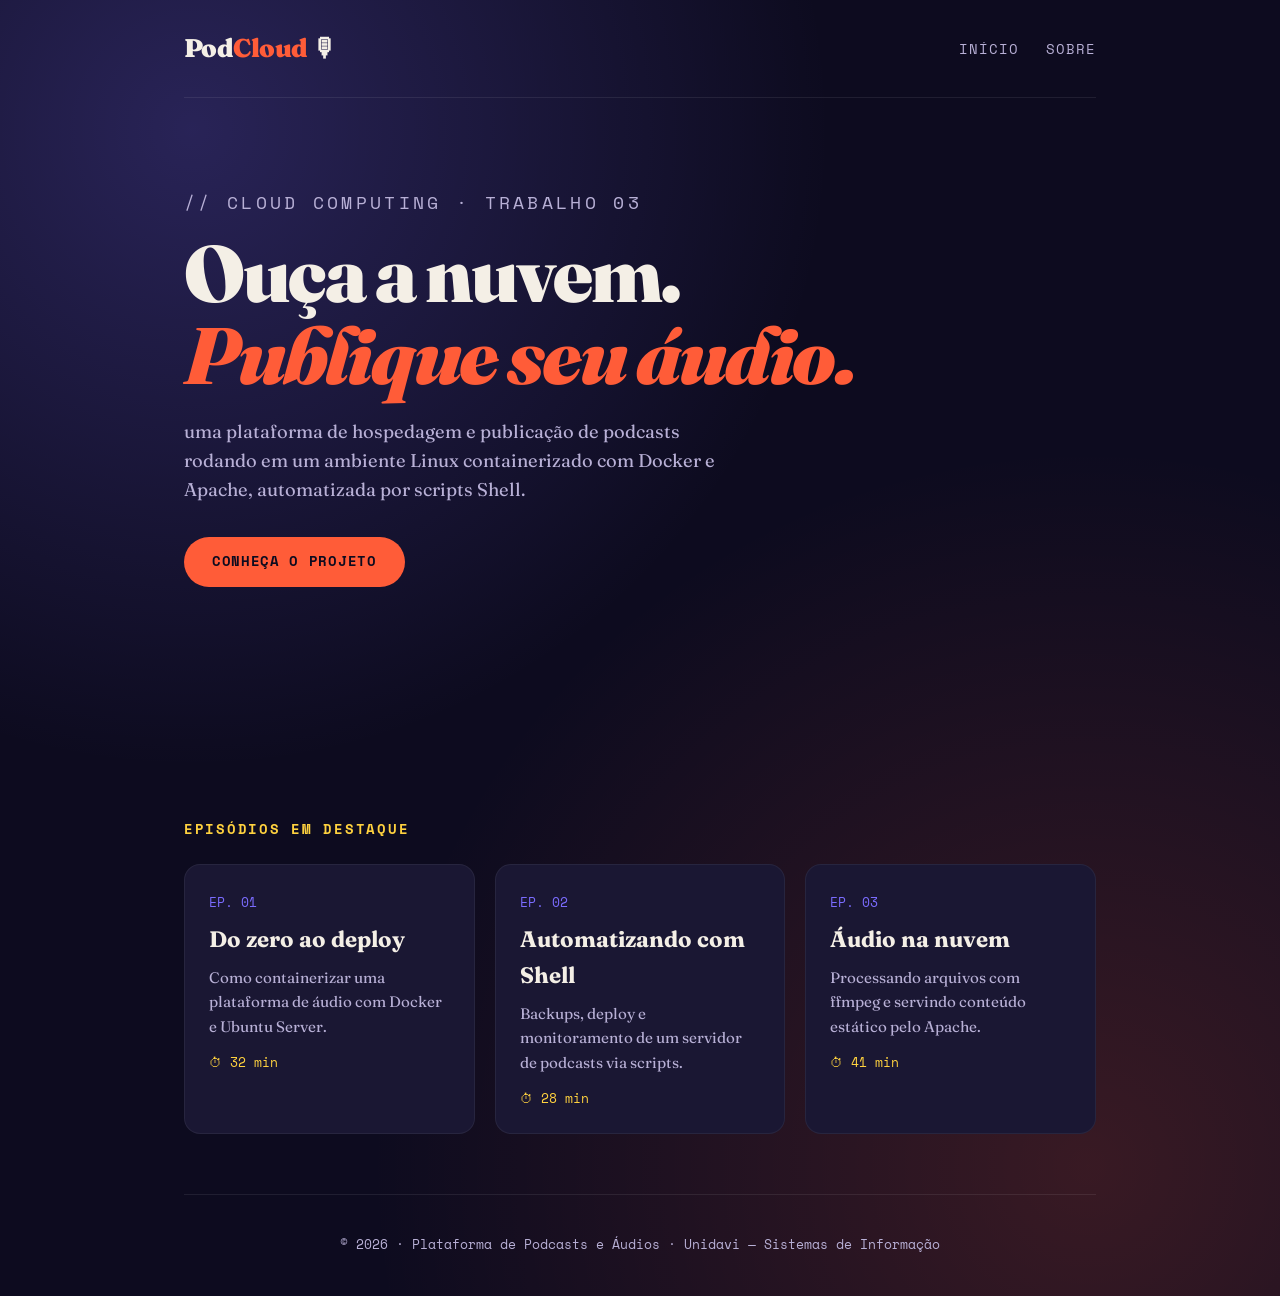
<file: source/index.html>
<!DOCTYPE html>
<html lang="pt-BR">
<head>
  <meta charset="UTF-8">
  <meta name="viewport" content="width=device-width, initial-scale=1.0">
  <title>Plataforma de Podcasts e Áudios</title>
  <link rel="stylesheet" href="assets/style.css">
</head>
<body>
  <div class="wrap">
    <header>
      <nav>
        <div class="brand">Pod<span>Cloud</span> 🎙</div>
        <div class="nav-links">
          <a href="index.html">Início</a>
          <a href="sobre.html">Sobre</a>
        </div>
      </nav>
    </header>

    <section class="hero">
      <p class="tag">// Cloud Computing · Trabalho 03</p>
      <h1>Ouça a nuvem.<br><em>Publique seu áudio.</em></h1>
      <p>uma plataforma de hospedagem e publicação de podcasts
         rodando em um ambiente Linux containerizado com Docker e Apache,
         automatizada por scripts Shell.</p>
      <a href="sobre.html" class="btn">Conheça o projeto</a>
    </section>

    <div class="waves" aria-hidden="true">
      <span></span><span></span><span></span><span></span><span></span>
      <span></span><span></span><span></span><span></span><span></span>
      <span></span><span></span><span></span><span></span><span></span>
      <span></span><span></span><span></span><span></span><span></span>
    </div>

    <h2 class="section-title">Episódios em destaque</h2>
    <div class="grid">
      <article class="card">
        <span class="ep">EP. 01</span>
        <h3>Do zero ao deploy</h3>
        <p>Como containerizar uma plataforma de áudio com Docker e Ubuntu Server.</p>
        <span class="dur">⏱ 32 min</span>
      </article>
      <article class="card">
        <span class="ep">EP. 02</span>
        <h3>Automatizando com Shell</h3>
        <p>Backups, deploy e monitoramento de um servidor de podcasts via scripts.</p>
        <span class="dur">⏱ 28 min</span>
      </article>
      <article class="card">
        <span class="ep">EP. 03</span>
        <h3>Áudio na nuvem</h3>
        <p>Processando arquivos com ffmpeg e servindo conteúdo estático pelo Apache.</p>
        <span class="dur">⏱ 41 min</span>
      </article>
    </div>

    <footer>
      © 2026 · Plataforma de Podcasts e Áudios · Unidavi — Sistemas de Informação
    </footer>
  </div>
</body>
</html>
</file>
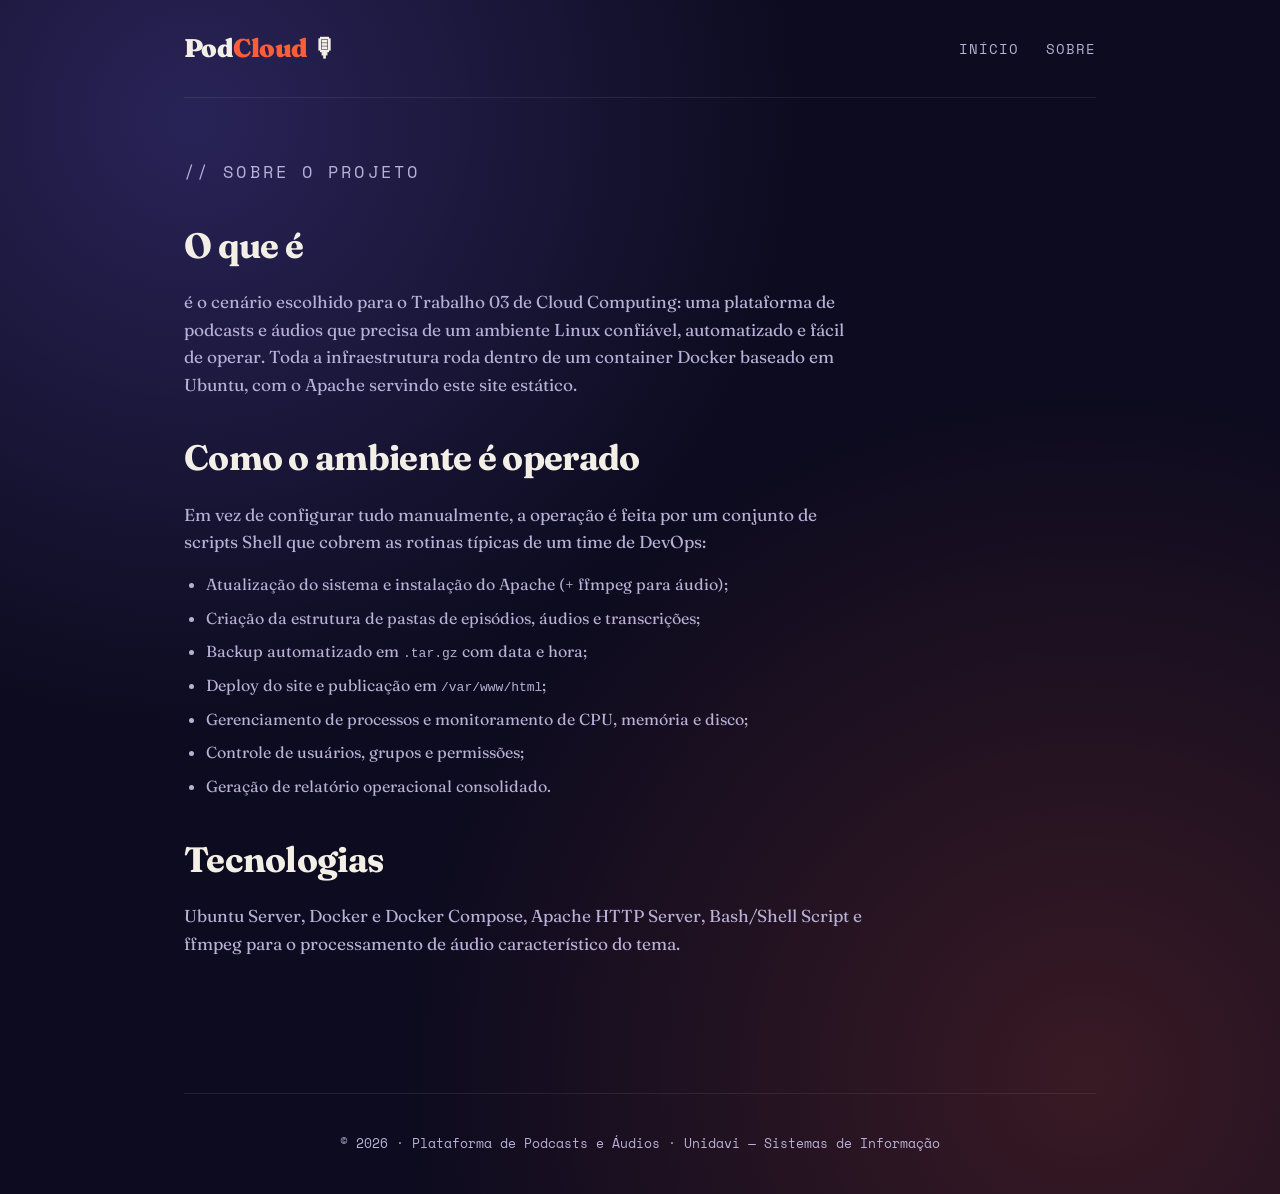
<file: source/sobre.html>
<!DOCTYPE html>
<html lang="pt-BR">
<head>
  <meta charset="UTF-8">
  <meta name="viewport" content="width=device-width, initial-scale=1.0">
  <title>Sobre</title>
  <link rel="stylesheet" href="assets/style.css">
</head>
<body>
  <div class="wrap">
    <header>
      <nav>
        <div class="brand">Pod<span>Cloud</span> 🎙</div>
        <div class="nav-links">
          <a href="index.html">Início</a>
          <a href="sobre.html">Sobre</a>
        </div>
      </nav>
    </header>

    <section class="prose">
      <p class="tag">// Sobre o projeto</p>
      <h2>O que é</h2>
      <p>é o cenário escolhido para o Trabalho 03 de Cloud Computing:
         uma plataforma de podcasts e áudios que precisa de um ambiente Linux
         confiável, automatizado e fácil de operar. Toda a infraestrutura roda
         dentro de um container Docker baseado em Ubuntu, com o Apache servindo
         este site estático.</p>

      <h2>Como o ambiente é operado</h2>
      <p>Em vez de configurar tudo manualmente, a operação é feita por um
         conjunto de scripts Shell que cobrem as rotinas típicas de um time de
         DevOps:</p>
      <ul>
        <li>Atualização do sistema e instalação do Apache (+ ffmpeg para áudio);</li>
        <li>Criação da estrutura de pastas de episódios, áudios e transcrições;</li>
        <li>Backup automatizado em <code>.tar.gz</code> com data e hora;</li>
        <li>Deploy do site e publicação em <code>/var/www/html</code>;</li>
        <li>Gerenciamento de processos e monitoramento de CPU, memória e disco;</li>
        <li>Controle de usuários, grupos e permissões;</li>
        <li>Geração de relatório operacional consolidado.</li>
      </ul>

      <h2>Tecnologias</h2>
      <p>Ubuntu Server, Docker e Docker Compose, Apache HTTP Server, Bash/Shell
         Script e ffmpeg para o processamento de áudio característico do tema.</p>
    </section>

    <footer>
      © 2026 · Plataforma de Podcasts e Áudios · Unidavi — Sistemas de Informação
    </footer>
  </div>
</body>
</html>
</file>
<file: source/assets/style.css>
/* =========================================================================
   Plataforma de Podcasts e Audios
   Estilos compartilhados (Trabalho 03 - Cloud Computing)
   ========================================================================= */

@import url('https://fonts.googleapis.com/css2?family=Fraunces:opsz,wght@9..144,400;9..144,600;9..144,900&family=Space+Mono:wght@400;700&display=swap');

:root {
  --ink: #0d0b1f;
  --ink-soft: #1a1733;
  --paper: #f4efe6;
  --accent: #ff5c38;
  --accent-2: #ffd23f;
  --wave: #7b6cff;
  --muted: #b8b0d6;
}

* { margin: 0; padding: 0; box-sizing: border-box; }

body {
  font-family: 'Fraunces', Georgia, serif;
  background:
    radial-gradient(circle at 15% 10%, rgba(123,108,255,0.25), transparent 40%),
    radial-gradient(circle at 85% 90%, rgba(255,92,56,0.18), transparent 45%),
    var(--ink);
  color: var(--paper);
  line-height: 1.6;
  min-height: 100vh;
}

.wrap { max-width: 960px; margin: 0 auto; padding: 0 24px; }

/* ---- Cabecalho / navegacao ---- */
header {
  padding: 28px 0;
  border-bottom: 1px solid rgba(255,255,255,0.08);
}
nav {
  display: flex;
  align-items: center;
  justify-content: space-between;
  flex-wrap: wrap;
  gap: 16px;
}
.brand {
  font-weight: 900;
  font-size: 1.6rem;
  letter-spacing: -0.02em;
}
.brand span { color: var(--accent); }
.nav-links a {
  font-family: 'Space Mono', monospace;
  color: var(--muted);
  text-decoration: none;
  margin-left: 22px;
  font-size: 0.85rem;
  text-transform: uppercase;
  letter-spacing: 0.08em;
  transition: color 0.2s;
}
.nav-links a:hover { color: var(--accent-2); }

/* ---- Hero ---- */
.hero { padding: 90px 0 60px; }
.tag {
  font-family: 'Space Mono', monospace;
  font-size: 0.8rem;
  letter-spacing: 0.18em;
  text-transform: uppercase;
  color: var(--wave);
}
.hero h1 {
  font-size: clamp(2.6rem, 7vw, 5rem);
  font-weight: 900;
  line-height: 1.02;
  letter-spacing: -0.03em;
  margin: 16px 0 20px;
}
.hero h1 em { color: var(--accent); font-style: italic; }
.hero p { max-width: 540px; color: var(--muted); font-size: 1.15rem; }

.btn {
  display: inline-block;
  margin-top: 32px;
  background: var(--accent);
  color: var(--ink);
  font-family: 'Space Mono', monospace;
  font-weight: 700;
  text-decoration: none;
  padding: 14px 28px;
  border-radius: 40px;
  text-transform: uppercase;
  letter-spacing: 0.05em;
  font-size: 0.85rem;
  transition: transform 0.2s, box-shadow 0.2s;
}
.btn:hover { transform: translateY(-2px); box-shadow: 0 10px 30px rgba(255,92,56,0.4); }

/* ---- Onda decorativa ---- */
.waves { display: flex; gap: 4px; align-items: flex-end; height: 60px; margin: 50px 0; }
.waves span {
  flex: 1;
  background: linear-gradient(var(--wave), var(--accent));
  border-radius: 4px;
  animation: pulse 1.4s ease-in-out infinite;
}
.waves span:nth-child(odd) { animation-delay: 0.2s; }
.waves span:nth-child(3n) { animation-delay: 0.4s; }
@keyframes pulse { 0%,100% { height: 18%; } 50% { height: 100%; } }

/* ---- Episodios ---- */
.section-title {
  font-family: 'Space Mono', monospace;
  text-transform: uppercase;
  letter-spacing: 0.12em;
  font-size: 0.9rem;
  color: var(--accent-2);
  margin: 60px 0 24px;
}
.grid { display: grid; grid-template-columns: repeat(auto-fit, minmax(250px, 1fr)); gap: 20px; }
.card {
  background: var(--ink-soft);
  border: 1px solid rgba(255,255,255,0.06);
  border-radius: 16px;
  padding: 24px;
  transition: transform 0.2s, border-color 0.2s;
}
.card:hover { transform: translateY(-4px); border-color: var(--accent); }
.card .ep { font-family: 'Space Mono', monospace; color: var(--wave); font-size: 0.8rem; }
.card h3 { font-size: 1.4rem; margin: 8px 0; }
.card p { color: var(--muted); font-size: 0.95rem; }
.card .dur { font-family: 'Space Mono', monospace; font-size: 0.8rem; color: var(--accent-2); margin-top: 14px; display: block; }

/* ---- Conteudo de texto (pagina sobre) ---- */
.prose { padding: 60px 0; max-width: 680px; }
.prose h2 { font-size: 2.2rem; margin: 32px 0 14px; letter-spacing: -0.02em; }
.prose p { color: var(--muted); margin-bottom: 16px; font-size: 1.08rem; }
.prose ul { color: var(--muted); margin: 0 0 16px 22px; }
.prose li { margin-bottom: 8px; }

/* ---- Rodape ---- */
footer {
  border-top: 1px solid rgba(255,255,255,0.08);
  padding: 40px 0;
  margin-top: 60px;
  font-family: 'Space Mono', monospace;
  font-size: 0.8rem;
  color: var(--muted);
  text-align: center;
}
</file>
